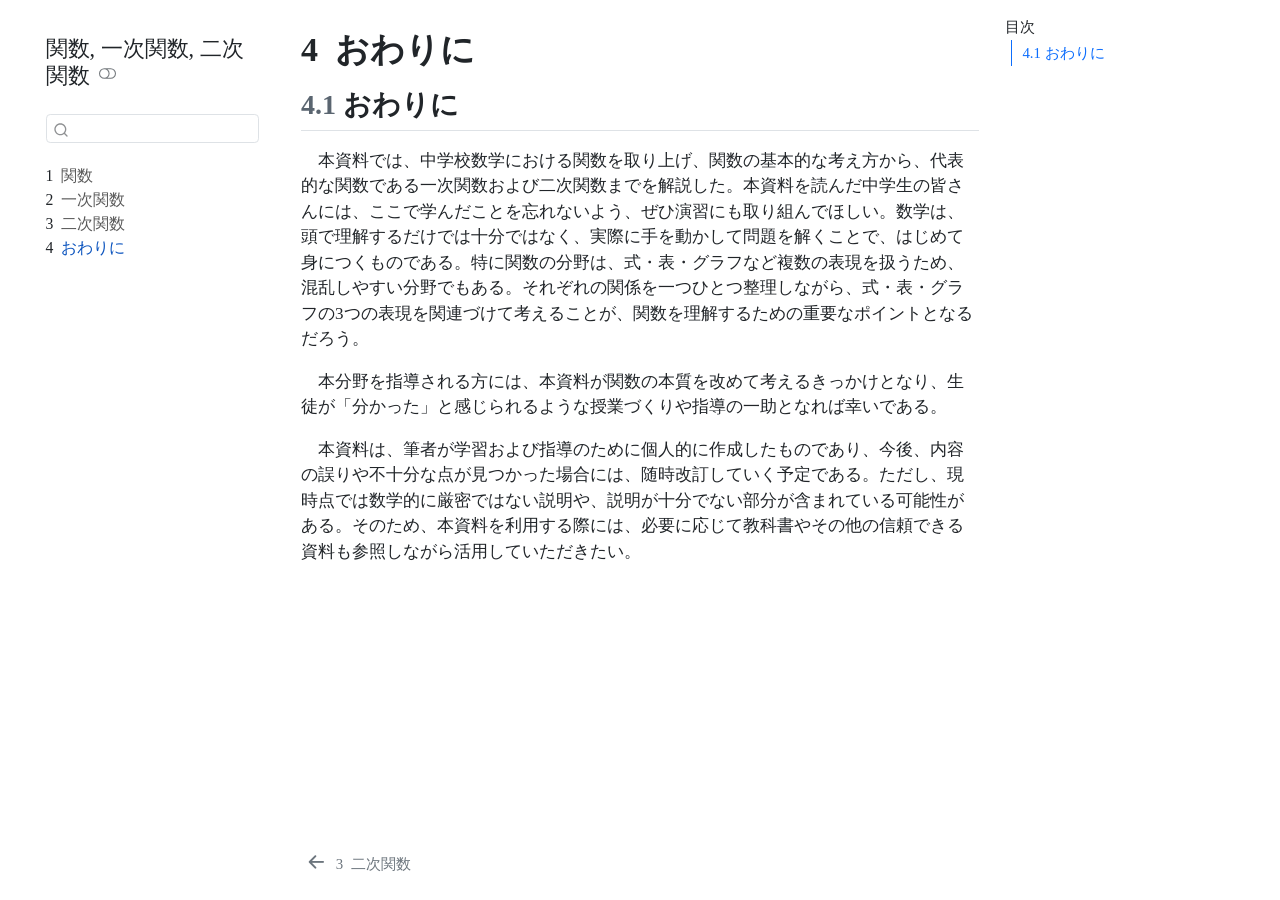
<file: docs/lecture_3.html>
<!DOCTYPE html>
<html xmlns="http://www.w3.org/1999/xhtml" lang="ja" xml:lang="ja"><head>

<meta charset="utf-8">
<meta name="generator" content="quarto-1.9.37">

<meta name="viewport" content="width=device-width, initial-scale=1.0, user-scalable=yes">


<title>4&nbsp; おわりに – 関数, 一次関数, 二次関数</title>
<style>
/* Default styles provided by pandoc.
** See https://pandoc.org/MANUAL.html#variables-for-html for config info.
*/
code{white-space: pre-wrap;}
span.smallcaps{font-variant: small-caps;}
div.columns{display: flex; gap: min(4vw, 1.5em);}
div.column{flex: auto; overflow-x: auto;}
div.hanging-indent{margin-left: 1.5em; text-indent: -1.5em;}
ul.task-list{list-style: none;}
ul.task-list li input[type="checkbox"] {
  width: 0.8em;
  margin: 0 0.8em 0.2em -1em; /* quarto-specific, see https://github.com/quarto-dev/quarto-cli/issues/4556 */ 
  vertical-align: middle;
}
</style>


<script src="site_libs/quarto-nav/quarto-nav.js"></script>
<script src="site_libs/quarto-nav/headroom.min.js"></script>
<script src="site_libs/clipboard/clipboard.min.js"></script>
<script src="site_libs/quarto-search/autocomplete.umd.js"></script>
<script src="site_libs/quarto-search/fuse.min.js"></script>
<script src="site_libs/quarto-search/quarto-search.js"></script>
<meta name="quarto:offset" content="./">
<link href="./lecture_2.html" rel="prev">
<script src="site_libs/quarto-html/quarto.js" type="module"></script>
<script src="site_libs/quarto-html/tabsets/tabsets.js" type="module"></script>
<script src="site_libs/quarto-html/popper.min.js"></script>
<script src="site_libs/quarto-html/tippy.umd.min.js"></script>
<script src="site_libs/quarto-html/anchor.min.js"></script>
<link href="site_libs/quarto-html/tippy.css" rel="stylesheet">
<link href="site_libs/quarto-html/quarto-syntax-highlighting-cad2a2f8a56dfe71ee895a68e79c9b9a.css" rel="stylesheet" class="quarto-color-scheme" id="quarto-text-highlighting-styles">
<link href="site_libs/quarto-html/quarto-syntax-highlighting-dark-70be5ccd51f03de5ce195d75fadf0882.css" rel="stylesheet" class="quarto-color-scheme quarto-color-alternate" id="quarto-text-highlighting-styles">
<link href="site_libs/quarto-html/quarto-syntax-highlighting-cad2a2f8a56dfe71ee895a68e79c9b9a.css" rel="stylesheet" class="quarto-color-scheme-extra" id="quarto-text-highlighting-styles">
<script src="site_libs/bootstrap/bootstrap.min.js"></script>
<link href="site_libs/bootstrap/bootstrap-icons.css" rel="stylesheet">
<link href="site_libs/bootstrap/bootstrap-169323569b23a70d66b9f5418de1a0fb.min.css" rel="stylesheet" append-hash="true" class="quarto-color-scheme" id="quarto-bootstrap" data-mode="light">
<link href="site_libs/bootstrap/bootstrap-dark-7a9c6744b76721f611728d32eee30497.min.css" rel="stylesheet" append-hash="true" class="quarto-color-scheme quarto-color-alternate" id="quarto-bootstrap" data-mode="dark">
<link href="site_libs/bootstrap/bootstrap-169323569b23a70d66b9f5418de1a0fb.min.css" rel="stylesheet" append-hash="true" class="quarto-color-scheme-extra" id="quarto-bootstrap" data-mode="light">
<script id="quarto-search-options" type="application/json">{
  "location": "sidebar",
  "copy-button": false,
  "collapse-after": 3,
  "panel-placement": "start",
  "type": "textbox",
  "limit": 50,
  "keyboard-shortcut": [
    "f",
    "/",
    "s"
  ],
  "show-item-context": false,
  "language": {
    "search-no-results-text": "一致なし",
    "search-matching-documents-text": "一致した文書",
    "search-copy-link-title": "検索へのリンクをコピー",
    "search-hide-matches-text": "追加の検索結果を非表示",
    "search-more-match-text": "追加の検索結果",
    "search-more-matches-text": "追加の検索結果",
    "search-clear-button-title": "消去",
    "search-text-placeholder": "",
    "search-detached-cancel-button-title": "取消",
    "search-submit-button-title": "検索",
    "search-label": "サーチ"
  }
}</script>


</head>

<body class="nav-sidebar floating quarto-light"><script id="quarto-html-before-body" type="application/javascript">
    const toggleBodyColorMode = (bsSheetEl) => {
      const mode = bsSheetEl.getAttribute("data-mode");
      const bodyEl = window.document.querySelector("body");
      if (mode === "dark") {
        bodyEl.classList.add("quarto-dark");
        bodyEl.classList.remove("quarto-light");
      } else {
        bodyEl.classList.add("quarto-light");
        bodyEl.classList.remove("quarto-dark");
      }
    }
    const toggleBodyColorPrimary = () => {
      const bsSheetEl = window.document.querySelector("link#quarto-bootstrap:not([rel=disabled-stylesheet])");
      if (bsSheetEl) {
        toggleBodyColorMode(bsSheetEl);
      }
    }
    const setColorSchemeToggle = (alternate) => {
      const toggles = window.document.querySelectorAll('.quarto-color-scheme-toggle');
      for (let i=0; i < toggles.length; i++) {
        const toggle = toggles[i];
        if (toggle) {
          if (alternate) {
            toggle.classList.add("alternate");
          } else {
            toggle.classList.remove("alternate");
          }
        }
      }
    };
    const toggleColorMode = (alternate) => {
      // Switch the stylesheets
      const primaryStylesheets = window.document.querySelectorAll('link.quarto-color-scheme:not(.quarto-color-alternate)');
      const alternateStylesheets = window.document.querySelectorAll('link.quarto-color-scheme.quarto-color-alternate');
      manageTransitions('#quarto-margin-sidebar .nav-link', false);
      if (alternate) {
        // note: dark is layered on light, we don't disable primary!
        enableStylesheet(alternateStylesheets);
        for (const sheetNode of alternateStylesheets) {
          if (sheetNode.id === "quarto-bootstrap") {
            toggleBodyColorMode(sheetNode);
          }
        }
      } else {
        disableStylesheet(alternateStylesheets);
        enableStylesheet(primaryStylesheets)
        toggleBodyColorPrimary();
      }
      manageTransitions('#quarto-margin-sidebar .nav-link', true);
      // Switch the toggles
      setColorSchemeToggle(alternate)
      // Hack to workaround the fact that safari doesn't
      // properly recolor the scrollbar when toggling (#1455)
      if (navigator.userAgent.indexOf('Safari') > 0 && navigator.userAgent.indexOf('Chrome') == -1) {
        manageTransitions("body", false);
        window.scrollTo(0, 1);
        setTimeout(() => {
          window.scrollTo(0, 0);
          manageTransitions("body", true);
        }, 40);
      }
    }
    const disableStylesheet = (stylesheets) => {
      for (let i=0; i < stylesheets.length; i++) {
        const stylesheet = stylesheets[i];
        stylesheet.rel = 'disabled-stylesheet';
      }
    }
    const enableStylesheet = (stylesheets) => {
      for (let i=0; i < stylesheets.length; i++) {
        const stylesheet = stylesheets[i];
        if(stylesheet.rel !== 'stylesheet') { // for Chrome, which will still FOUC without this check
          stylesheet.rel = 'stylesheet';
        }
      }
    }
    const manageTransitions = (selector, allowTransitions) => {
      const els = window.document.querySelectorAll(selector);
      for (let i=0; i < els.length; i++) {
        const el = els[i];
        if (allowTransitions) {
          el.classList.remove('notransition');
        } else {
          el.classList.add('notransition');
        }
      }
    }
    const isFileUrl = () => {
      return window.location.protocol === 'file:';
    }
    const hasAlternateSentinel = () => {
      let styleSentinel = getColorSchemeSentinel();
      if (styleSentinel !== null) {
        return styleSentinel === "alternate";
      } else {
        return false;
      }
    }
    const setStyleSentinel = (alternate) => {
      const value = alternate ? "alternate" : "default";
      if (!isFileUrl()) {
        window.localStorage.setItem("quarto-color-scheme", value);
      } else {
        localAlternateSentinel = value;
      }
    }
    const getColorSchemeSentinel = () => {
      if (!isFileUrl()) {
        const storageValue = window.localStorage.getItem("quarto-color-scheme");
        return storageValue != null ? storageValue : localAlternateSentinel;
      } else {
        return localAlternateSentinel;
      }
    }
    const toggleGiscusIfUsed = (isAlternate, darkModeDefault) => {
      const baseTheme = document.querySelector('#giscus-base-theme')?.value ?? 'light';
      const alternateTheme = document.querySelector('#giscus-alt-theme')?.value ?? 'dark';
      let newTheme = '';
      if(authorPrefersDark) {
        newTheme = isAlternate ? baseTheme : alternateTheme;
      } else {
        newTheme = isAlternate ? alternateTheme : baseTheme;
      }
      const changeGiscusTheme = () => {
        // From: https://github.com/giscus/giscus/issues/336
        const sendMessage = (message) => {
          const iframe = document.querySelector('iframe.giscus-frame');
          if (!iframe) return;
          iframe.contentWindow.postMessage({ giscus: message }, 'https://giscus.app');
        }
        sendMessage({
          setConfig: {
            theme: newTheme
          }
        });
      }
      const isGiscussLoaded = window.document.querySelector('iframe.giscus-frame') !== null;
      if (isGiscussLoaded) {
        changeGiscusTheme();
      }
    };
    const authorPrefersDark = false;
    const darkModeDefault = authorPrefersDark;
      document.querySelector('link#quarto-text-highlighting-styles.quarto-color-scheme-extra').rel = 'disabled-stylesheet';
      document.querySelector('link#quarto-bootstrap.quarto-color-scheme-extra').rel = 'disabled-stylesheet';
    let localAlternateSentinel = darkModeDefault ? 'alternate' : 'default';
    // Dark / light mode switch
    window.quartoToggleColorScheme = () => {
      // Read the current dark / light value
      let toAlternate = !hasAlternateSentinel();
      toggleColorMode(toAlternate);
      setStyleSentinel(toAlternate);
      toggleGiscusIfUsed(toAlternate, darkModeDefault);
      window.dispatchEvent(new Event('resize'));
    };
    // Switch to dark mode if need be
    if (hasAlternateSentinel()) {
      toggleColorMode(true);
    } else {
      toggleColorMode(false);
    }
  </script>

<div id="quarto-search-results"></div>
  <header id="quarto-header" class="headroom fixed-top">
  <nav class="quarto-secondary-nav">
    <div class="container-fluid d-flex">
      <button type="button" class="quarto-btn-toggle btn" data-bs-toggle="collapse" role="button" data-bs-target=".quarto-sidebar-collapse-item" aria-controls="quarto-sidebar" aria-expanded="false" aria-label="サイドバーを切り替える" onclick="if (window.quartoToggleHeadroom) { window.quartoToggleHeadroom(); }">
        <i class="bi bi-layout-text-sidebar-reverse"></i>
      </button>
        <nav class="quarto-page-breadcrumbs" aria-label="breadcrumb"><ol class="breadcrumb"><li class="breadcrumb-item"><a href="./lecture_3.html"><span class="chapter-number">4</span>&nbsp; <span class="chapter-title">おわりに</span></a></li></ol></nav>
        <a class="flex-grow-1" role="navigation" data-bs-toggle="collapse" data-bs-target=".quarto-sidebar-collapse-item" aria-controls="quarto-sidebar" aria-expanded="false" aria-label="サイドバーを切り替える" onclick="if (window.quartoToggleHeadroom) { window.quartoToggleHeadroom(); }">      
        </a>
      <button type="button" class="btn quarto-search-button" aria-label="サーチ" onclick="window.quartoOpenSearch();">
        <i class="bi bi-search"></i>
      </button>
    </div>
  </nav>
</header>
<!-- content -->
<div id="quarto-content" class="quarto-container page-columns page-rows-contents page-layout-article">
<!-- sidebar -->
  <nav id="quarto-sidebar" class="sidebar collapse collapse-horizontal quarto-sidebar-collapse-item sidebar-navigation floating overflow-auto">
    <div class="pt-lg-2 mt-2 text-left sidebar-header">
    <div class="sidebar-title mb-0 py-0">
      <a href="./">関数, 一次関数, 二次関数</a> 
        <div class="sidebar-tools-main">
  <a href="" class="quarto-color-scheme-toggle quarto-navigation-tool  px-1" onclick="window.quartoToggleColorScheme(); return false;" title="ダークモードの切り替え"><i class="bi"></i></a>
</div>
    </div>
      </div>
        <div class="mt-2 flex-shrink-0 align-items-center">
        <div class="sidebar-search">
        <div id="quarto-search" class="" title="サーチ"></div>
        </div>
        </div>
    <div class="sidebar-menu-container"> 
    <ul class="list-unstyled mt-1">
        <li class="sidebar-item">
  <div class="sidebar-item-container"> 
  <a href="./index.html" class="sidebar-item-text sidebar-link">
 <span class="menu-text"><span class="chapter-number">1</span>&nbsp; <span class="chapter-title">関数</span></span></a>
  </div>
</li>
        <li class="sidebar-item">
  <div class="sidebar-item-container"> 
  <a href="./lecture_1.html" class="sidebar-item-text sidebar-link">
 <span class="menu-text"><span class="chapter-number">2</span>&nbsp; <span class="chapter-title">一次関数</span></span></a>
  </div>
</li>
        <li class="sidebar-item">
  <div class="sidebar-item-container"> 
  <a href="./lecture_2.html" class="sidebar-item-text sidebar-link">
 <span class="menu-text"><span class="chapter-number">3</span>&nbsp; <span class="chapter-title">二次関数</span></span></a>
  </div>
</li>
        <li class="sidebar-item">
  <div class="sidebar-item-container"> 
  <a href="./lecture_3.html" class="sidebar-item-text sidebar-link active">
 <span class="menu-text"><span class="chapter-number">4</span>&nbsp; <span class="chapter-title">おわりに</span></span></a>
  </div>
</li>
    </ul>
    </div>
</nav>
<div id="quarto-sidebar-glass" class="quarto-sidebar-collapse-item" data-bs-toggle="collapse" data-bs-target=".quarto-sidebar-collapse-item"></div>
<!-- margin-sidebar -->
    <div id="quarto-margin-sidebar" class="sidebar margin-sidebar">
        <nav id="TOC" role="doc-toc" class="toc-active">
    <h2 id="toc-title">目次</h2>
   
  <ul>
  <li><a href="#おわりに" id="toc-おわりに" class="nav-link active" data-scroll-target="#おわりに"><span class="header-section-number">4.1</span> おわりに</a></li>
  </ul>
</nav>
    </div>
<!-- main -->
<main class="content" id="quarto-document-content">


<header id="title-block-header" class="quarto-title-block default">
<div class="quarto-title">
<h1 class="title"><span class="chapter-number">4</span>&nbsp; <span class="chapter-title">おわりに</span></h1>
</div>



<div class="quarto-title-meta">

    
  
    
  </div>
  


</header>


<section id="おわりに" class="level2" data-number="4.1">
<h2 data-number="4.1" class="anchored" data-anchor-id="おわりに"><span class="header-section-number">4.1</span> おわりに</h2>
<p>　本資料では、中学校数学における関数を取り上げ、関数の基本的な考え方から、代表的な関数である一次関数および二次関数までを解説した。本資料を読んだ中学生の皆さんには、ここで学んだことを忘れないよう、ぜひ演習にも取り組んでほしい。数学は、頭で理解するだけでは十分ではなく、実際に手を動かして問題を解くことで、はじめて身につくものである。特に関数の分野は、式・表・グラフなど複数の表現を扱うため、混乱しやすい分野でもある。それぞれの関係を一つひとつ整理しながら、式・表・グラフの3つの表現を関連づけて考えることが、関数を理解するための重要なポイントとなるだろう。</p>
<p>　本分野を指導される方には、本資料が関数の本質を改めて考えるきっかけとなり、生徒が「分かった」と感じられるような授業づくりや指導の一助となれば幸いである。</p>
<p>　本資料は、筆者が学習および指導のために個人的に作成したものであり、今後、内容の誤りや不十分な点が見つかった場合には、随時改訂していく予定である。ただし、現時点では数学的に厳密ではない説明や、説明が十分でない部分が含まれている可能性がある。そのため、本資料を利用する際には、必要に応じて教科書やその他の信頼できる資料も参照しながら活用していただきたい。</p>


</section>

</main> <!-- /main -->
<script id="quarto-html-after-body" type="application/javascript">
  window.document.addEventListener("DOMContentLoaded", function (event) {
    // Ensure there is a toggle, if there isn't float one in the top right
    if (window.document.querySelector('.quarto-color-scheme-toggle') === null) {
      const a = window.document.createElement('a');
      a.classList.add('top-right');
      a.classList.add('quarto-color-scheme-toggle');
      a.href = "";
      a.onclick = function() { try { window.quartoToggleColorScheme(); } catch {} return false; };
      const i = window.document.createElement("i");
      i.classList.add('bi');
      a.appendChild(i);
      window.document.body.appendChild(a);
    }
    setColorSchemeToggle(hasAlternateSentinel())
    const icon = "";
    const anchorJS = new window.AnchorJS();
    anchorJS.options = {
      placement: 'right',
      icon: icon
    };
    anchorJS.add('.anchored');
    const isCodeAnnotation = (el) => {
      for (const clz of el.classList) {
        if (clz.startsWith('code-annotation-')) {                     
          return true;
        }
      }
      return false;
    }
    const onCopySuccess = function(e) {
      // button target
      const button = e.trigger;
      // don't keep focus
      button.blur();
      // flash "checked"
      button.classList.add('code-copy-button-checked');
      var currentTitle = button.getAttribute("title");
      button.setAttribute("title", "コピーしました");
      let tooltip;
      if (window.bootstrap) {
        button.setAttribute("data-bs-toggle", "tooltip");
        button.setAttribute("data-bs-placement", "left");
        button.setAttribute("data-bs-title", "コピーしました");
        tooltip = new bootstrap.Tooltip(button, 
          { trigger: "manual", 
            customClass: "code-copy-button-tooltip",
            offset: [0, -8]});
        tooltip.show();    
      }
      setTimeout(function() {
        if (tooltip) {
          tooltip.hide();
          button.removeAttribute("data-bs-title");
          button.removeAttribute("data-bs-toggle");
          button.removeAttribute("data-bs-placement");
        }
        button.setAttribute("title", currentTitle);
        button.classList.remove('code-copy-button-checked');
      }, 1000);
      // clear code selection
      e.clearSelection();
    }
    const getTextToCopy = function(trigger) {
      const outerScaffold = trigger.parentElement.cloneNode(true);
      const codeEl = outerScaffold.querySelector('code');
      for (const childEl of codeEl.children) {
        if (isCodeAnnotation(childEl)) {
          childEl.remove();
        }
      }
      return codeEl.innerText;
    }
    const clipboard = new window.ClipboardJS('.code-copy-button:not([data-in-quarto-modal])', {
      text: getTextToCopy
    });
    clipboard.on('success', onCopySuccess);
    if (window.document.getElementById('quarto-embedded-source-code-modal')) {
      const clipboardModal = new window.ClipboardJS('.code-copy-button[data-in-quarto-modal]', {
        text: getTextToCopy,
        container: window.document.getElementById('quarto-embedded-source-code-modal')
      });
      clipboardModal.on('success', onCopySuccess);
    }
      var localhostRegex = new RegExp(/^(?:http|https):\/\/localhost\:?[0-9]*\//);
      var mailtoRegex = new RegExp(/^mailto:/);
        var filterRegex = new RegExp('/' + window.location.host + '/');
      var isInternal = (href) => {
          return filterRegex.test(href) || localhostRegex.test(href) || mailtoRegex.test(href);
      }
      // Inspect non-navigation links and adorn them if external
     var links = window.document.querySelectorAll('a[href]:not(.nav-link):not(.navbar-brand):not(.toc-action):not(.sidebar-link):not(.sidebar-item-toggle):not(.pagination-link):not(.no-external):not([aria-hidden]):not(.dropdown-item):not(.quarto-navigation-tool):not(.about-link)');
      for (var i=0; i<links.length; i++) {
        const link = links[i];
        if (!isInternal(link.href)) {
          // undo the damage that might have been done by quarto-nav.js in the case of
          // links that we want to consider external
          if (link.dataset.originalHref !== undefined) {
            link.href = link.dataset.originalHref;
          }
            // target, if specified
            link.setAttribute("target", "_blank");
            if (link.getAttribute("rel") === null) {
              link.setAttribute("rel", "noopener");
            }
        }
      }
    function tippyHover(el, contentFn, onTriggerFn, onUntriggerFn) {
      const config = {
        allowHTML: true,
        maxWidth: 500,
        delay: 100,
        arrow: false,
        appendTo: function(el) {
            return el.parentElement;
        },
        interactive: true,
        interactiveBorder: 10,
        theme: 'quarto',
        placement: 'bottom-start',
      };
      if (contentFn) {
        config.content = contentFn;
      }
      if (onTriggerFn) {
        config.onTrigger = onTriggerFn;
      }
      if (onUntriggerFn) {
        config.onUntrigger = onUntriggerFn;
      }
      window.tippy(el, config); 
    }
    const noterefs = window.document.querySelectorAll('a[role="doc-noteref"]');
    for (var i=0; i<noterefs.length; i++) {
      const ref = noterefs[i];
      tippyHover(ref, function() {
        // use id or data attribute instead here
        let href = ref.getAttribute('data-footnote-href') || ref.getAttribute('href');
        try { href = new URL(href).hash; } catch {}
        const id = href.replace(/^#\/?/, "");
        const note = window.document.getElementById(id);
        if (note) {
          return note.innerHTML;
        } else {
          return "";
        }
      });
    }
    const xrefs = window.document.querySelectorAll('a.quarto-xref');
    const processXRef = (id, note) => {
      // Strip column container classes
      const stripColumnClz = (el) => {
        el.classList.remove("page-full", "page-columns");
        if (el.children) {
          for (const child of el.children) {
            stripColumnClz(child);
          }
        }
      }
      stripColumnClz(note)
      if (id === null || id.startsWith('sec-')) {
        // Special case sections, only their first couple elements
        const container = document.createElement("div");
        if (note.children && note.children.length > 2) {
          container.appendChild(note.children[0].cloneNode(true));
          for (let i = 1; i < note.children.length; i++) {
            const child = note.children[i];
            if (child.tagName === "P" && child.innerText === "") {
              continue;
            } else {
              container.appendChild(child.cloneNode(true));
              break;
            }
          }
          if (window.Quarto?.typesetMath) {
            window.Quarto.typesetMath(container);
          }
          return container.innerHTML
        } else {
          if (window.Quarto?.typesetMath) {
            window.Quarto.typesetMath(note);
          }
          return note.innerHTML;
        }
      } else {
        // Remove any anchor links if they are present
        const anchorLink = note.querySelector('a.anchorjs-link');
        if (anchorLink) {
          anchorLink.remove();
        }
        if (window.Quarto?.typesetMath) {
          window.Quarto.typesetMath(note);
        }
        if (note.classList.contains("callout")) {
          return note.outerHTML;
        } else {
          return note.innerHTML;
        }
      }
    }
    for (var i=0; i<xrefs.length; i++) {
      const xref = xrefs[i];
      tippyHover(xref, undefined, function(instance) {
        instance.disable();
        let url = xref.getAttribute('href');
        let hash = undefined; 
        if (url.startsWith('#')) {
          hash = url;
        } else {
          try { hash = new URL(url).hash; } catch {}
        }
        if (hash) {
          const id = hash.replace(/^#\/?/, "");
          const note = window.document.getElementById(id);
          if (note !== null) {
            try {
              const html = processXRef(id, note.cloneNode(true));
              instance.setContent(html);
            } finally {
              instance.enable();
              instance.show();
            }
          } else {
            // See if we can fetch this
            fetch(url.split('#')[0])
            .then(res => res.text())
            .then(html => {
              const parser = new DOMParser();
              const htmlDoc = parser.parseFromString(html, "text/html");
              const note = htmlDoc.getElementById(id);
              if (note !== null) {
                const html = processXRef(id, note);
                instance.setContent(html);
              } 
            }).finally(() => {
              instance.enable();
              instance.show();
            });
          }
        } else {
          // See if we can fetch a full url (with no hash to target)
          // This is a special case and we should probably do some content thinning / targeting
          fetch(url)
          .then(res => res.text())
          .then(html => {
            const parser = new DOMParser();
            const htmlDoc = parser.parseFromString(html, "text/html");
            const note = htmlDoc.querySelector('main.content');
            if (note !== null) {
              // This should only happen for chapter cross references
              // (since there is no id in the URL)
              // remove the first header
              if (note.children.length > 0 && note.children[0].tagName === "HEADER") {
                note.children[0].remove();
              }
              const html = processXRef(null, note);
              instance.setContent(html);
            } 
          }).finally(() => {
            instance.enable();
            instance.show();
          });
        }
      }, function(instance) {
      });
    }
        let selectedAnnoteEl;
        const selectorForAnnotation = ( cell, annotation) => {
          let cellAttr = 'data-code-cell="' + cell + '"';
          let lineAttr = 'data-code-annotation="' +  annotation + '"';
          const selector = 'span[' + cellAttr + '][' + lineAttr + ']';
          return selector;
        }
        const selectCodeLines = (annoteEl) => {
          const doc = window.document;
          const targetCell = annoteEl.getAttribute("data-target-cell");
          const targetAnnotation = annoteEl.getAttribute("data-target-annotation");
          const annoteSpan = window.document.querySelector(selectorForAnnotation(targetCell, targetAnnotation));
          const lines = annoteSpan.getAttribute("data-code-lines").split(",");
          const lineIds = lines.map((line) => {
            return targetCell + "-" + line;
          })
          let top = null;
          let height = null;
          let parent = null;
          if (lineIds.length > 0) {
              //compute the position of the single el (top and bottom and make a div)
              const el = window.document.getElementById(lineIds[0]);
              top = el.offsetTop;
              height = el.offsetHeight;
              parent = el.parentElement.parentElement;
            if (lineIds.length > 1) {
              const lastEl = window.document.getElementById(lineIds[lineIds.length - 1]);
              const bottom = lastEl.offsetTop + lastEl.offsetHeight;
              height = bottom - top;
            }
            if (top !== null && height !== null && parent !== null) {
              // cook up a div (if necessary) and position it 
              let div = window.document.getElementById("code-annotation-line-highlight");
              if (div === null) {
                div = window.document.createElement("div");
                div.setAttribute("id", "code-annotation-line-highlight");
                div.style.position = 'absolute';
                parent.appendChild(div);
              }
              div.style.top = top - 2 + "px";
              div.style.height = height + 4 + "px";
              div.style.left = 0;
              let gutterDiv = window.document.getElementById("code-annotation-line-highlight-gutter");
              if (gutterDiv === null) {
                gutterDiv = window.document.createElement("div");
                gutterDiv.setAttribute("id", "code-annotation-line-highlight-gutter");
                gutterDiv.style.position = 'absolute';
                const codeCell = window.document.getElementById(targetCell);
                const gutter = codeCell.querySelector('.code-annotation-gutter');
                gutter.appendChild(gutterDiv);
              }
              gutterDiv.style.top = top - 2 + "px";
              gutterDiv.style.height = height + 4 + "px";
            }
            selectedAnnoteEl = annoteEl;
          }
        };
        const unselectCodeLines = () => {
          const elementsIds = ["code-annotation-line-highlight", "code-annotation-line-highlight-gutter"];
          elementsIds.forEach((elId) => {
            const div = window.document.getElementById(elId);
            if (div) {
              div.remove();
            }
          });
          selectedAnnoteEl = undefined;
        };
          // Handle positioning of the toggle
      window.addEventListener(
        "resize",
        throttle(() => {
          elRect = undefined;
          if (selectedAnnoteEl) {
            selectCodeLines(selectedAnnoteEl);
          }
        }, 10)
      );
      function throttle(fn, ms) {
      let throttle = false;
      let timer;
        return (...args) => {
          if(!throttle) { // first call gets through
              fn.apply(this, args);
              throttle = true;
          } else { // all the others get throttled
              if(timer) clearTimeout(timer); // cancel #2
              timer = setTimeout(() => {
                fn.apply(this, args);
                timer = throttle = false;
              }, ms);
          }
        };
      }
        const annoteTargets = window.document.querySelectorAll('.code-annotation-anchor');
        for (let i=0; i<annoteTargets.length; i++) {
          const annoteTarget = annoteTargets[i];
          const targetCell = annoteTarget.getAttribute("data-target-cell");
          const targetAnnotation = annoteTarget.getAttribute("data-target-annotation");
          const contentFn = () => {
            const content = window.document.querySelector(selectorForAnnotation(targetCell, targetAnnotation));
            if (content) {
              const tipContent = content.cloneNode(true);
              tipContent.classList.add("code-annotation-tip-content");
              return tipContent.outerHTML;
            }
          }
          const config = {
            allowHTML: true,
            content: contentFn,
            onShow: (instance) => {
              selectCodeLines(instance.reference);
              instance.reference.classList.add('code-annotation-active');
              window.tippy.hideAll();
            },
            onHide: (instance) => {
              unselectCodeLines();
              instance.reference.classList.remove('code-annotation-active');
            },
            maxWidth: 300,
            delay: [50, 0],
            duration: [200, 0],
            offset: [5, 10],
            arrow: true,
            appendTo: function(el) {
              return el.parentElement.parentElement.parentElement;
            },
            interactive: true,
            interactiveBorder: 10,
            theme: 'quarto',
            placement: 'right',
            popperOptions: {
              modifiers: [
              {
                name: 'flip',
                options: {
                  flipVariations: false, // true by default
                  allowedAutoPlacements: ['right'],
                  fallbackPlacements: ['right', 'top', 'top-start', 'top-end', 'bottom', 'bottom-start', 'bottom-end', 'left'],
                },
              },
              {
                name: 'preventOverflow',
                options: {
                  mainAxis: false,
                  altAxis: false
                }
              }
              ]        
            }      
          };
          window.tippy(annoteTarget, config); 
        }
    const findCites = (el) => {
      const parentEl = el.parentElement;
      if (parentEl) {
        const cites = parentEl.dataset.cites;
        if (cites) {
          return {
            el,
            cites: cites.split(' ')
          };
        } else {
          return findCites(el.parentElement)
        }
      } else {
        return undefined;
      }
    };
    var bibliorefs = window.document.querySelectorAll('a[role="doc-biblioref"]');
    for (var i=0; i<bibliorefs.length; i++) {
      const ref = bibliorefs[i];
      const citeInfo = findCites(ref);
      if (citeInfo) {
        tippyHover(citeInfo.el, function() {
          var popup = window.document.createElement('div');
          citeInfo.cites.forEach(function(cite) {
            var citeDiv = window.document.createElement('div');
            citeDiv.classList.add('hanging-indent');
            citeDiv.classList.add('csl-entry');
            var biblioDiv = window.document.getElementById('ref-' + cite);
            if (biblioDiv) {
              citeDiv.innerHTML = biblioDiv.innerHTML;
            }
            popup.appendChild(citeDiv);
          });
          return popup.innerHTML;
        });
      }
    }
  });
  </script>
<nav class="page-navigation">
  <div class="nav-page nav-page-previous">
      <a href="./lecture_2.html" class="pagination-link" aria-label="二次関数">
        <i class="bi bi-arrow-left-short"></i> <span class="nav-page-text"><span class="chapter-number">3</span>&nbsp; <span class="chapter-title">二次関数</span></span>
      </a>          
  </div>
  <div class="nav-page nav-page-next">
  </div>
</nav>
</div> <!-- /content -->




</body></html>
</file>
<file: docs/site_libs/quarto-html/tippy.css>
.tippy-box[data-animation=fade][data-state=hidden]{opacity:0}[data-tippy-root]{max-width:calc(100vw - 10px)}.tippy-box{position:relative;background-color:#333;color:#fff;border-radius:4px;font-size:14px;line-height:1.4;white-space:normal;outline:0;transition-property:transform,visibility,opacity}.tippy-box[data-placement^=top]>.tippy-arrow{bottom:0}.tippy-box[data-placement^=top]>.tippy-arrow:before{bottom:-7px;left:0;border-width:8px 8px 0;border-top-color:initial;transform-origin:center top}.tippy-box[data-placement^=bottom]>.tippy-arrow{top:0}.tippy-box[data-placement^=bottom]>.tippy-arrow:before{top:-7px;left:0;border-width:0 8px 8px;border-bottom-color:initial;transform-origin:center bottom}.tippy-box[data-placement^=left]>.tippy-arrow{right:0}.tippy-box[data-placement^=left]>.tippy-arrow:before{border-width:8px 0 8px 8px;border-left-color:initial;right:-7px;transform-origin:center left}.tippy-box[data-placement^=right]>.tippy-arrow{left:0}.tippy-box[data-placement^=right]>.tippy-arrow:before{left:-7px;border-width:8px 8px 8px 0;border-right-color:initial;transform-origin:center right}.tippy-box[data-inertia][data-state=visible]{transition-timing-function:cubic-bezier(.54,1.5,.38,1.11)}.tippy-arrow{width:16px;height:16px;color:#333}.tippy-arrow:before{content:"";position:absolute;border-color:transparent;border-style:solid}.tippy-content{position:relative;padding:5px 9px;z-index:1}
</file>
<file: docs/site_libs/quarto-html/quarto-syntax-highlighting-cad2a2f8a56dfe71ee895a68e79c9b9a.css>
/* quarto syntax highlight colors */
:root {
  --quarto-hl-ot-color: #d91e18;
  --quarto-hl-at-color: #a55a00;
  --quarto-hl-ss-color: #008000;
  --quarto-hl-an-color: #696969;
  --quarto-hl-fu-color: #06287e;
  --quarto-hl-st-color: #008000;
  --quarto-hl-cf-color: #d91e18;
  --quarto-hl-op-color: #00769e;
  --quarto-hl-er-color: #7928a1;
  --quarto-hl-bn-color: #7928a1;
  --quarto-hl-al-color: #7928a1;
  --quarto-hl-va-color: #a55a00;
  --quarto-hl-bu-color: inherit;
  --quarto-hl-ex-color: inherit;
  --quarto-hl-pp-color: #7928a1;
  --quarto-hl-in-color: #696969;
  --quarto-hl-vs-color: #008000;
  --quarto-hl-wa-color: #696969;
  --quarto-hl-do-color: #696969;
  --quarto-hl-im-color: inherit;
  --quarto-hl-ch-color: #008000;
  --quarto-hl-dt-color: #7928a1;
  --quarto-hl-fl-color: #a55a00;
  --quarto-hl-co-color: #696969;
  --quarto-hl-cv-color: #696969;
  --quarto-hl-cn-color: #d91e18;
  --quarto-hl-sc-color: #00769e;
  --quarto-hl-dv-color: #7928a1;
  --quarto-hl-kw-color: #d91e18;
}

/* other quarto variables */
:root {
  --quarto-font-monospace: SFMono-Regular, Menlo, Monaco, Consolas, "Liberation Mono", "Courier New", monospace;
}

/* syntax highlight based on Pandoc's rules */
pre > code.sourceCode > span {
  color: #545454;
}

code.sourceCode > span {
  color: #545454;
}

div.sourceCode,
div.sourceCode pre.sourceCode {
  color: #545454;
}

/* Normal */
code span {
  color: #545454;
}

/* Alert */
code span.al {
  color: #7928a1;
  font-style: inherit;
}

/* Annotation */
code span.an {
  color: #696969;
  font-style: inherit;
}

/* Attribute */
code span.at {
  color: #a55a00;
  font-style: inherit;
}

/* BaseN */
code span.bn {
  color: #7928a1;
  font-style: inherit;
}

/* BuiltIn */
code span.bu {
  font-style: inherit;
}

/* ControlFlow */
code span.cf {
  color: #d91e18;
  font-style: inherit;
}

/* Char */
code span.ch {
  color: #008000;
  font-style: inherit;
}

/* Constant */
code span.cn {
  color: #d91e18;
  font-style: inherit;
}

/* Comment */
code span.co {
  color: #696969;
  font-style: inherit;
}

/* CommentVar */
code span.cv {
  color: #696969;
  font-style: italic;
}

/* Documentation */
code span.do {
  color: #696969;
  font-style: italic;
}

/* DataType */
code span.dt {
  color: #7928a1;
  font-style: inherit;
}

/* DecVal */
code span.dv {
  color: #7928a1;
  font-style: inherit;
}

/* Error */
code span.er {
  color: #7928a1;
  font-style: inherit;
}

/* Extension */
code span.ex {
  font-style: inherit;
}

/* Float */
code span.fl {
  color: #a55a00;
  font-style: inherit;
}

/* Function */
code span.fu {
  color: #06287e;
  font-style: inherit;
}

/* Import */
code span.im {
  font-style: inherit;
}

/* Information */
code span.in {
  color: #696969;
  font-style: inherit;
}

/* Keyword */
code span.kw {
  color: #d91e18;
  font-style: inherit;
}

/* Operator */
code span.op {
  color: #00769e;
  font-style: inherit;
}

/* Other */
code span.ot {
  color: #d91e18;
  font-style: inherit;
}

/* Preprocessor */
code span.pp {
  color: #7928a1;
  font-style: inherit;
}

/* SpecialChar */
code span.sc {
  color: #00769e;
  font-style: inherit;
}

/* SpecialString */
code span.ss {
  color: #008000;
  font-style: inherit;
}

/* String */
code span.st {
  color: #008000;
  font-style: inherit;
}

/* Variable */
code span.va {
  color: #a55a00;
  font-style: inherit;
}

/* VerbatimString */
code span.vs {
  color: #008000;
  font-style: inherit;
}

/* Warning */
code span.wa {
  color: #696969;
  font-style: italic;
}

.prevent-inlining {
  content: "</";
}

/*# sourceMappingURL=5926083d5e9dd90c2eb8d06145e1d972.css.map */
</file>
<file: docs/site_libs/quarto-html/quarto-syntax-highlighting-dark-70be5ccd51f03de5ce195d75fadf0882.css>
/* quarto syntax highlight colors */
:root {
  --quarto-hl-ot-color: #ffa07a;
  --quarto-hl-at-color: #ffd700;
  --quarto-hl-ss-color: #abe338;
  --quarto-hl-an-color: #d4d0ab;
  --quarto-hl-fu-color: #ffd700;
  --quarto-hl-st-color: #abe338;
  --quarto-hl-cf-color: #ffa07a;
  --quarto-hl-op-color: #00e0e0;
  --quarto-hl-er-color: #dcc6e0;
  --quarto-hl-bn-color: #dcc6e0;
  --quarto-hl-al-color: #dcc6e0;
  --quarto-hl-va-color: #f5ab35;
  --quarto-hl-bu-color: #f5ab35;
  --quarto-hl-ex-color: #ffd700;
  --quarto-hl-pp-color: #dcc6e0;
  --quarto-hl-in-color: #d4d0ab;
  --quarto-hl-vs-color: #abe338;
  --quarto-hl-wa-color: #d4d0ab;
  --quarto-hl-do-color: #d4d0ab;
  --quarto-hl-ch-color: #abe338;
  --quarto-hl-dt-color: #dcc6e0;
  --quarto-hl-fl-color: #f5ab35;
  --quarto-hl-co-color: #d4d0ab;
  --quarto-hl-cv-color: #d4d0ab;
  --quarto-hl-cn-color: #ffa07a;
  --quarto-hl-sc-color: #00e0e0;
  --quarto-hl-dv-color: #dcc6e0;
  --quarto-hl-kw-color: #ffa07a;
}

/* other quarto variables */
:root {
  --quarto-font-monospace: SFMono-Regular, Menlo, Monaco, Consolas, "Liberation Mono", "Courier New", monospace;
}

/* syntax highlight based on Pandoc's rules */
pre > code.sourceCode > span {
  color: #f8f8f2;
}

code.sourceCode > span {
  color: #f8f8f2;
}

div.sourceCode,
div.sourceCode pre.sourceCode {
  color: #f8f8f2;
}

/* Normal */
code span {
  color: #f8f8f2;
}

/* Alert */
code span.al {
  color: #dcc6e0;
  font-style: inherit;
}

/* Annotation */
code span.an {
  color: #d4d0ab;
  font-style: inherit;
}

/* Attribute */
code span.at {
  color: #ffd700;
  font-style: inherit;
}

/* BaseN */
code span.bn {
  color: #dcc6e0;
  font-style: inherit;
}

/* BuiltIn */
code span.bu {
  color: #f5ab35;
  font-style: inherit;
}

/* ControlFlow */
code span.cf {
  color: #ffa07a;
  font-style: inherit;
}

/* Char */
code span.ch {
  color: #abe338;
  font-style: inherit;
}

/* Constant */
code span.cn {
  color: #ffa07a;
  font-style: inherit;
}

/* Comment */
code span.co {
  color: #d4d0ab;
  font-style: inherit;
}

/* CommentVar */
code span.cv {
  color: #d4d0ab;
  font-style: italic;
}

/* Documentation */
code span.do {
  color: #d4d0ab;
  font-style: italic;
}

/* DataType */
code span.dt {
  color: #dcc6e0;
  font-style: inherit;
}

/* DecVal */
code span.dv {
  color: #dcc6e0;
  font-style: inherit;
}

/* Error */
code span.er {
  color: #dcc6e0;
  font-style: inherit;
}

/* Extension */
code span.ex {
  color: #ffd700;
  font-style: inherit;
}

/* Float */
code span.fl {
  color: #f5ab35;
  font-style: inherit;
}

/* Function */
code span.fu {
  color: #ffd700;
  font-style: inherit;
}

/* Import */
code span.im {
  font-style: inherit;
}

/* Information */
code span.in {
  color: #d4d0ab;
  font-style: inherit;
}

/* Keyword */
code span.kw {
  color: #ffa07a;
  font-style: inherit;
}

/* Operator */
code span.op {
  color: #00e0e0;
  font-style: inherit;
}

/* Other */
code span.ot {
  color: #ffa07a;
  font-style: inherit;
}

/* Preprocessor */
code span.pp {
  color: #dcc6e0;
  font-style: inherit;
}

/* SpecialChar */
code span.sc {
  color: #00e0e0;
  font-style: inherit;
}

/* SpecialString */
code span.ss {
  color: #abe338;
  font-style: inherit;
}

/* String */
code span.st {
  color: #abe338;
  font-style: inherit;
}

/* Variable */
code span.va {
  color: #f5ab35;
  font-style: inherit;
}

/* VerbatimString */
code span.vs {
  color: #abe338;
  font-style: inherit;
}

/* Warning */
code span.wa {
  color: #d4d0ab;
  font-style: italic;
}

.prevent-inlining {
  content: "</";
}

/*# sourceMappingURL=c9f3124f35b401e9ebb6ca0290628a8b.css.map */
</file>
